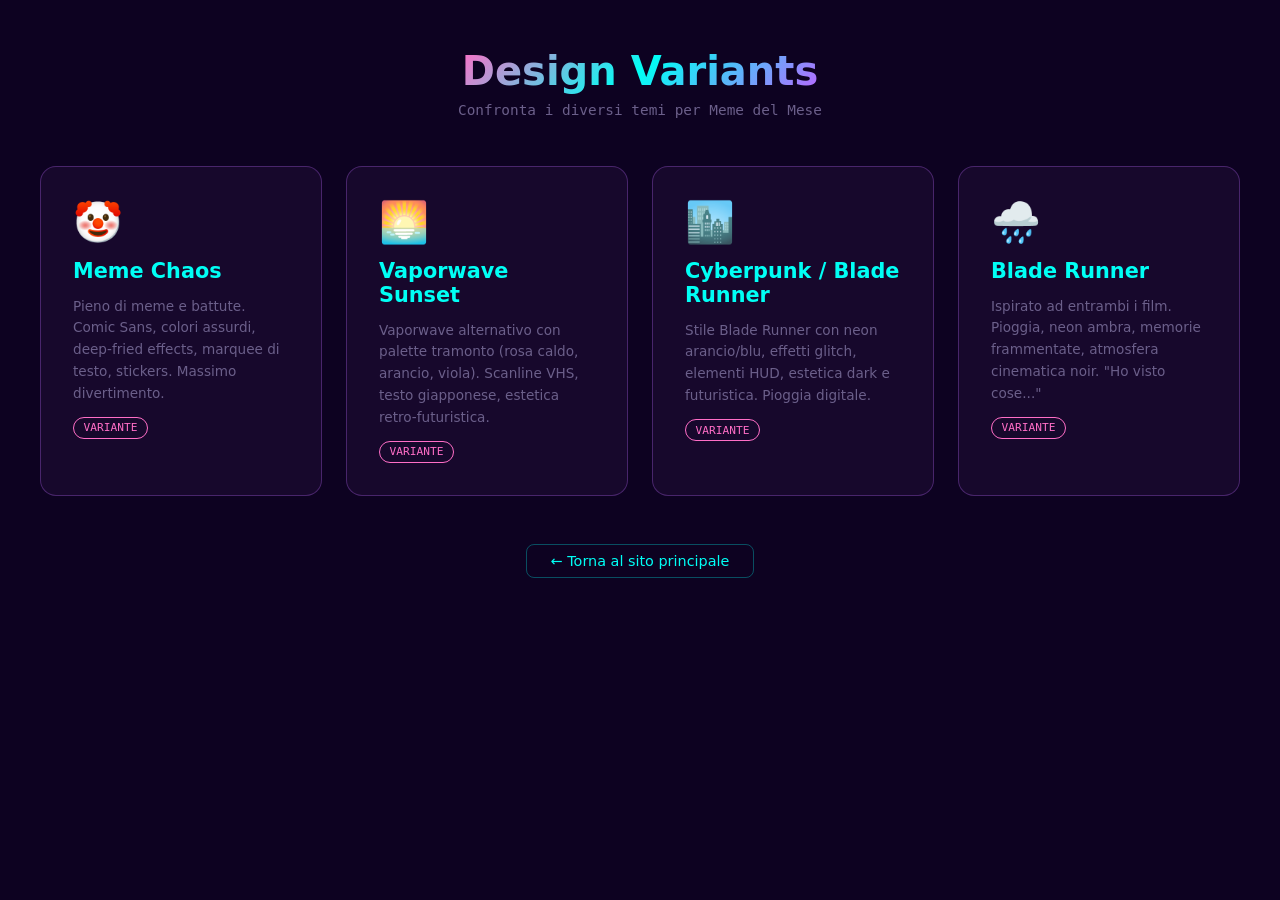
<file: variants/index.html>
<!DOCTYPE html>
<html lang="it">
<head>
  <meta charset="UTF-8">
  <meta name="viewport" content="width=device-width, initial-scale=1.0">
  <title>Meme del Mese — Design Variants</title>
  <style>
    :root {
      --bg: #0d0221;
      --card: rgba(26, 10, 46, 0.85);
      --pink: #ff6ec7;
      --cyan: #00fff5;
      --purple: #b967ff;
      --text: #e8e0f0;
      --muted: #6b5f8a;
    }
    * { box-sizing: border-box; margin: 0; padding: 0; }
    body {
      font-family: 'Segoe UI', system-ui, sans-serif;
      background: var(--bg);
      color: var(--text);
      min-height: 100vh;
      display: flex;
      flex-direction: column;
      align-items: center;
      padding: 3rem 1rem;
    }
    h1 {
      font-size: 2.5rem;
      font-weight: 800;
      background: linear-gradient(135deg, var(--pink), var(--cyan), var(--purple));
      -webkit-background-clip: text;
      -webkit-text-fill-color: transparent;
      background-clip: text;
      margin-bottom: 0.5rem;
    }
    .subtitle {
      color: var(--muted);
      font-size: 0.9rem;
      margin-bottom: 3rem;
      font-family: 'Cascadia Code', monospace;
    }
    .grid {
      display: grid;
      grid-template-columns: repeat(auto-fill, minmax(280px, 1fr));
      gap: 1.5rem;
      max-width: 1200px;
      width: 100%;
    }
    .card {
      background: var(--card);
      border: 1px solid rgba(185, 103, 255, 0.3);
      border-radius: 16px;
      padding: 2rem;
      text-decoration: none;
      color: var(--text);
      transition: all 0.3s ease;
      display: flex;
      flex-direction: column;
      gap: 0.8rem;
    }
    .card:hover {
      transform: translateY(-5px);
      border-color: var(--pink);
      box-shadow: 0 0 25px rgba(255, 110, 199, 0.2), 0 0 50px rgba(0, 255, 245, 0.1);
    }
    .card-icon { font-size: 2.5rem; }
    .card-title { font-size: 1.3rem; font-weight: 700; color: var(--cyan); }
    .card-desc { font-size: 0.85rem; color: var(--muted); line-height: 1.6; }
    .card-tag {
      display: inline-block;
      padding: 0.2rem 0.6rem;
      border-radius: 20px;
      font-size: 0.7rem;
      font-family: monospace;
      border: 1px solid;
      width: fit-content;
    }
    .tag-current { border-color: var(--cyan); color: var(--cyan); }
    .tag-new { border-color: var(--pink); color: var(--pink); }
    .back {
      margin-top: 3rem;
      color: var(--cyan);
      font-size: 0.9rem;
      text-decoration: none;
      border: 1px solid rgba(0, 255, 245, 0.3);
      padding: 0.5rem 1.5rem;
      border-radius: 8px;
      transition: all 0.3s ease;
    }
    .back:hover {
      background: rgba(0, 255, 245, 0.1);
      border-color: var(--cyan);
    }
  </style>
</head>
<body>
  <h1>Design Variants</h1>
  <p class="subtitle">Confronta i diversi temi per Meme del Mese</p>

  <div class="grid">
    <a href="meme-chaos.html" class="card">
      <span class="card-icon">🤡</span>
      <span class="card-title">Meme Chaos</span>
      <span class="card-desc">Pieno di meme e battute. Comic Sans, colori assurdi, deep-fried effects, marquee di testo, stickers. Massimo divertimento.</span>
      <span class="card-tag tag-new">VARIANTE</span>
    </a>

    <a href="vaporwave-sunset.html" class="card">
      <span class="card-icon">🌅</span>
      <span class="card-title">Vaporwave Sunset</span>
      <span class="card-desc">Vaporwave alternativo con palette tramonto (rosa caldo, arancio, viola). Scanline VHS, testo giapponese, estetica retro-futuristica.</span>
      <span class="card-tag tag-new">VARIANTE</span>
    </a>

    <a href="cyberpunk.html" class="card">
      <span class="card-icon">🏙️</span>
      <span class="card-title">Cyberpunk / Blade Runner</span>
      <span class="card-desc">Stile Blade Runner con neon arancio/blu, effetti glitch, elementi HUD, estetica dark e futuristica. Pioggia digitale.</span>
      <span class="card-tag tag-new">VARIANTE</span>
    </a>

    <a href="blade-runner.html" class="card">
      <span class="card-icon">🌧️</span>
      <span class="card-title">Blade Runner</span>
      <span class="card-desc">Ispirato ad entrambi i film. Pioggia, neon ambra, memorie frammentate, atmosfera cinematica noir. "Ho visto cose..."</span>
      <span class="card-tag tag-new">VARIANTE</span>
    </a>
  </div>

  <a href="/" class="back">← Torna al sito principale</a>
</body>
</html>
</file>
